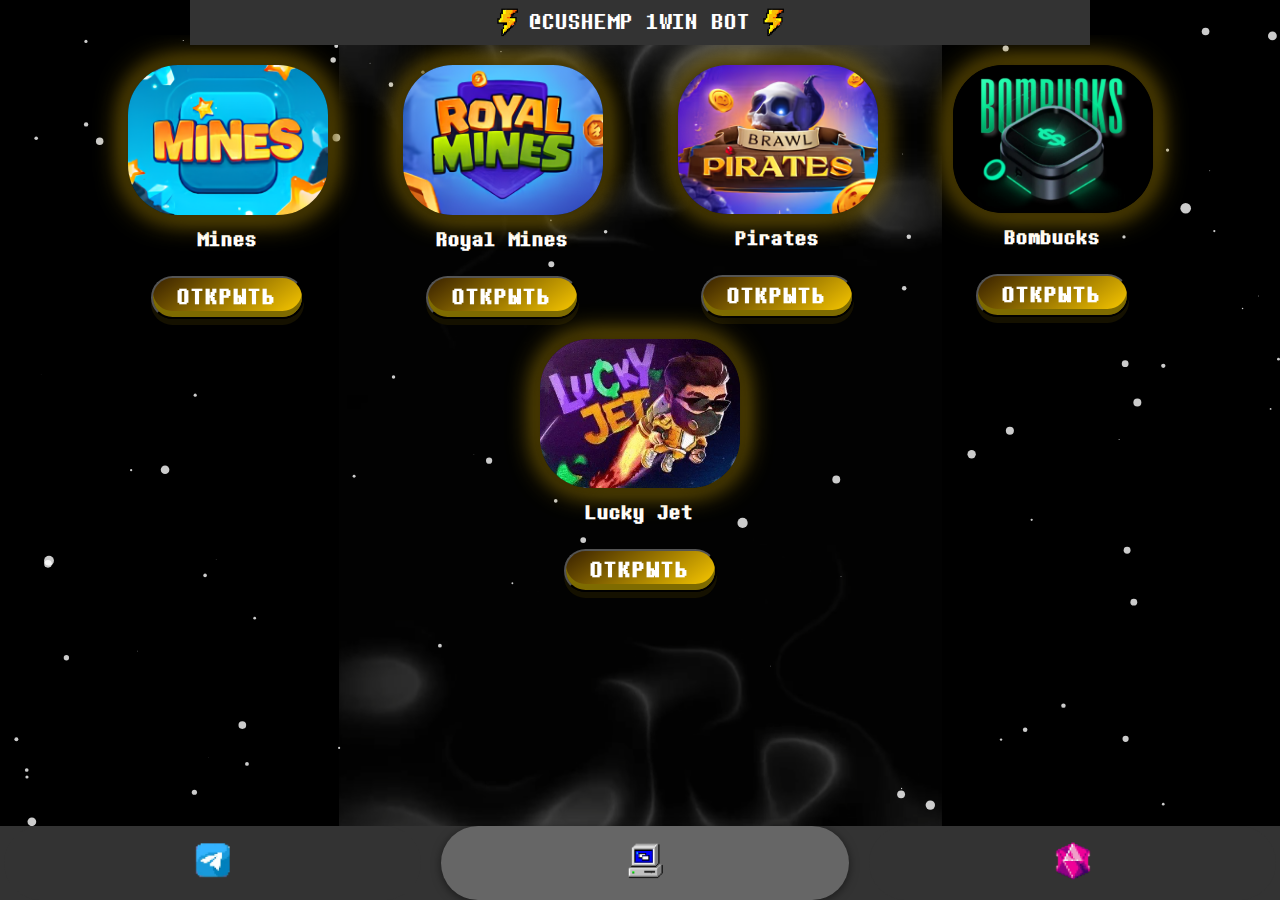
<file: index.html>
<!DOCTYPE html> <!-- This project was developed by @winlikesam (Telegram) -->
<html lang="ru">
<head>
    <meta charset="UTF-8">
    <meta name="viewport" content="width=device-width, initial-scale=1, maximum-scale=1, user-scalable=no">
    <title>@CUSHEMP Menu</title>
	<link rel="stylesheet" href="css/general.css">
	<link rel="stylesheet" href="css/index.css">
</head>
<body class="index-page">
    <header>
        <img src="assets/logo.png" alt="Logo">
        <span>@CUSHEMP 1WIN BOT</span>
		<img src="assets/logo.png" alt="Logo">
    </header>
	
	<canvas id="particleCanvas"></canvas>

	<div id="Contact" class="tabcontent">
		<div class="image-container">
			<h2 class="title">GAME PICKER</h2>
			<img src="assets/index/secret.png" alt="Secret Image">
		</div>
		<p id="device-output" class="device-info">УСТРОЙСТВО НЕ ОПРЕДЕЛЕНО</p>
		<button onclick="detectDevice()" class="button detect-button yellow">ОПРЕДЕЛИТЬ УСТРОЙСТВО</button>
		<button onclick="startGame()" class="button start-button yellow">НАЧАТЬ</button>
		<div id="modal" class="modal">
			<div class="modal-content">
				<button class="close-button" onclick="closeModal()">&times;</button>
				<h2 style="text-align: center;">ИНСТРУКЦИЯ</h2>
				<div class="carousel">
					<div class="slides" style="width: 200%; transition: transform 0.5s ease;">
						<div class="slide" style="width: 50%; float: left;"><img src="assets/index/inst1.png" alt="Инструкция"></div>
						<div class="slide" style="width: 50%; float: left;"><img src="assets/index/inst2.png" alt="Инструкция"></div>
					</div>
					<a class="prev" onclick="plusSlides(-1)">&#10094;</a>
					<a class="next" onclick="plusSlides(1)">&#10095;</a>
					<div class="dots-container">
						<span class="dot" onclick="currentSlide(1)"></span>
						<span class="dot" onclick="currentSlide(2)"></span>
					</div>
				</div>
			</div>
		</div>
			<div id="miniModal" class="modal-mini">
			<div class="modal-content-mini">
				<button class="close-button-mini" onclick="closeMiniModal()">&times;</button>
			</div>
		</div>
	</div>
    <div id="Games" class="tabcontent" style="display: flex;">
        <div class="row">
           <div class="game">
                <img src="assets/index/1.JPG" alt="Mines Preview">
                <div class="game-info">
                    <h3>Mines</h3>
                    <button class="button yellow" onclick="openGame('mines')">ОТКРЫТЬ</button>
                </div>
            </div>
            <div class="game">
                <img src="assets/index/2.JPG" alt="Royal Mines Preview">
                <div class="game-info">
                    <h3>Royal Mines</h3>
                    <button class="button yellow" onclick="openGame('royalMines')">ОТКРЫТЬ</button>
                </div>
            </div>
			<!--
            <div class="game">
                <img src="assets/index/3.JPG" alt="CoinFlip Preview">
                <div class="game-info">
                    <h3>Coin Flip</h3>
                    <button class="button yellow" onclick="openGame('coinFlip')">ОТКРЫТЬ</button>
                </div>
            </div>
			-->
            <div class="game">
                <img src="assets/index/4.JPG" alt="BrawlPirates Preview">
                <div class="game-info">
                    <h3>Pirates</h3>
                    <button class="button yellow" onclick="openGame('brawlPirates')">ОТКРЫТЬ</button>
                </div>
            </div>
            <div class="game">
                <img src="assets/index/5.JPG" alt="Bombucks Preview">
                <div class="game-info">
                    <h3>Bombucks</h3>
                    <button class="button yellow" onclick="openGame('bomBucks')">ОТКРЫТЬ</button>
                </div>
            </div>
            <div class="game">
                <img src="assets/index/6.JPG" alt="Lucky JET Preview">
                <div class="game-info">
                    <h3>Lucky Jet</h3>
                    <button class="button yellow" onclick="openGame('luckyJet')">ОТКРЫТЬ</button>
                </div>
            </div>
        </div>
    </div>
    <div class="tab">
		<button class="tablinks about-icon" data-tab="About" onclick="openTelegram()">
			<img src="assets/tg.png" alt="О нас">
		</button>
		<button class="tablinks games-icon" data-tab="Games" onclick="openTab(event, 'Games', this)">
			<img src="assets/index/game.png" alt="Игры">
		</button>
		<button class="tablinks contact-icon" data-tab="Contact" onclick="openTab(event, 'Contact', this)">
			<img src="assets/index/sec.png" alt="Контакты">
		</button>
	</div>
    <script src="https://ajax.googleapis.com/ajax/libs/jquery/3.5.1/jquery.min.js"></script>
	<script src="js/general.js"></script>
	<script src="js/index.js"></script>
	<!-- This project was developed by @winlikesam (Telegram) -->
	
</body>
</html>
</file>
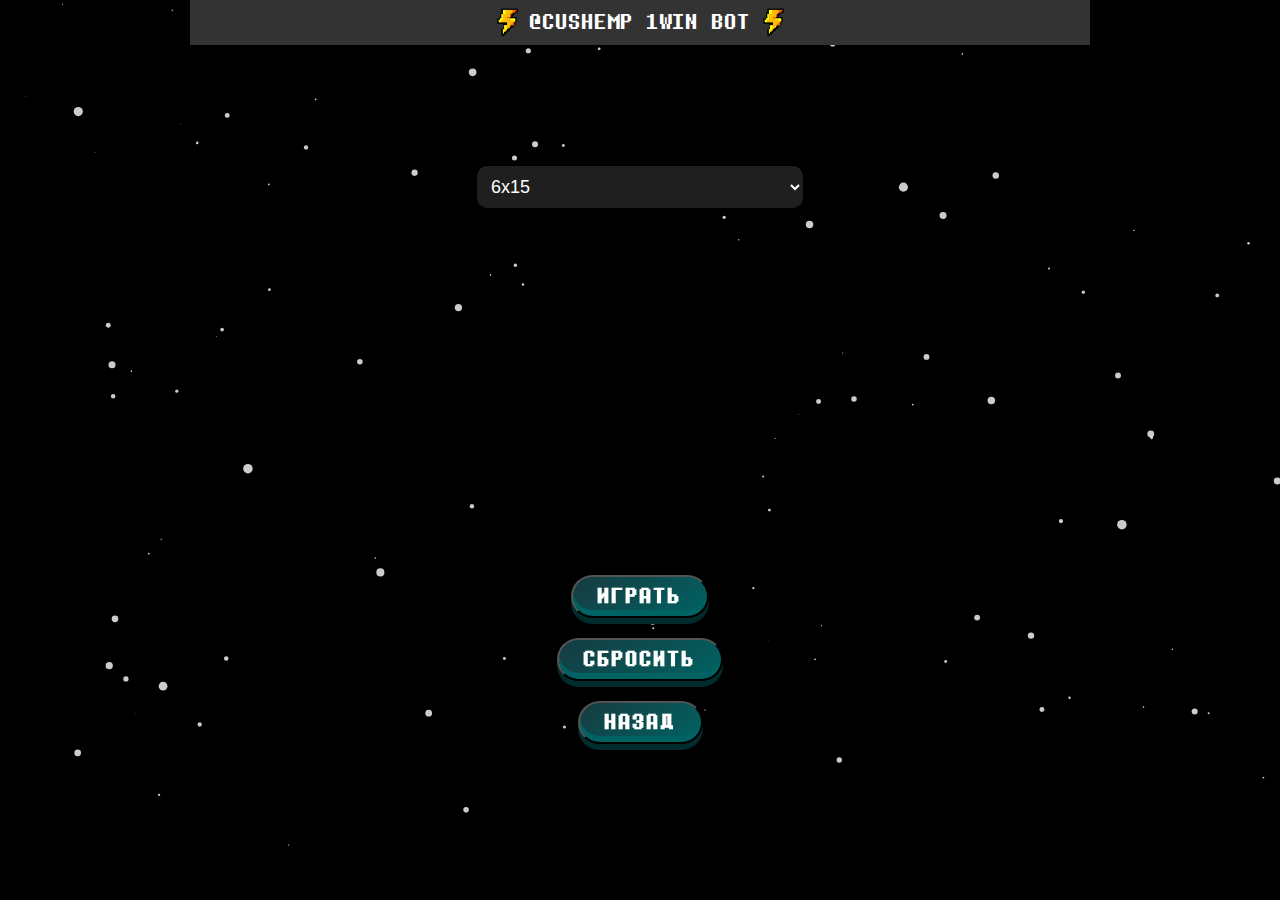
<file: bombucks.html>
<!DOCTYPE html> <!-- This project was developed by @winlikesam (Telegram) -->
<html lang="ru">
<head>
    <meta charset="UTF-8">
    <meta name="viewport" content="width=device-width", initial-scale=1>
    <title>@CUSHEMP Bombucks</title>
	<link href="css/general.css" rel="stylesheet">
	<link href="css/bombucks.css" rel="stylesheet">
    
</head>
<body>

	<header>
        <img src="assets/logo.png" alt="Logo">
        <span>@CUSHEMP 1WIN BOT</span>
		<img src="assets/logo.png" alt="Logo">
    </header>

    <div id="notification">
        Пожалуйста, подождите 25 секунд перед следующим нажатием.
        <div id="progress-bar"></div>
    </div>

    <div id="divsel">
        <select id="fieldSelect">
            <option value="6x15">6x15</option>
            <option value="3x6">3x6</option>
            <option value="2x3">2x3</option>
            <option value="4x9">4x9</option>
            <option value="5x12">5x12</option>
        </select>
    </div>
    <div class="game-board" id="gameBoard"></div>
		<button class="button green" id="play" style="margin-top: 50px;">ИГРАТЬ</button>
		<button class="button green" id="reset">СБРОСИТЬ</button>
		<button class="button green" onclick="location.href='index.html'" class="index-button">НАЗАД</button>
	
	</div>
	
	<canvas id="particleCanvas"></canvas>
	
	<script src="js/general.js"></script>
	<script src="https://code.jquery.com/jquery-3.1.0.min.js"></script>
	<script src="js/bombucks.js"></script>
    <!-- This project was developed by @winlikesam (Telegram) -->

</body>
</html>
</file>
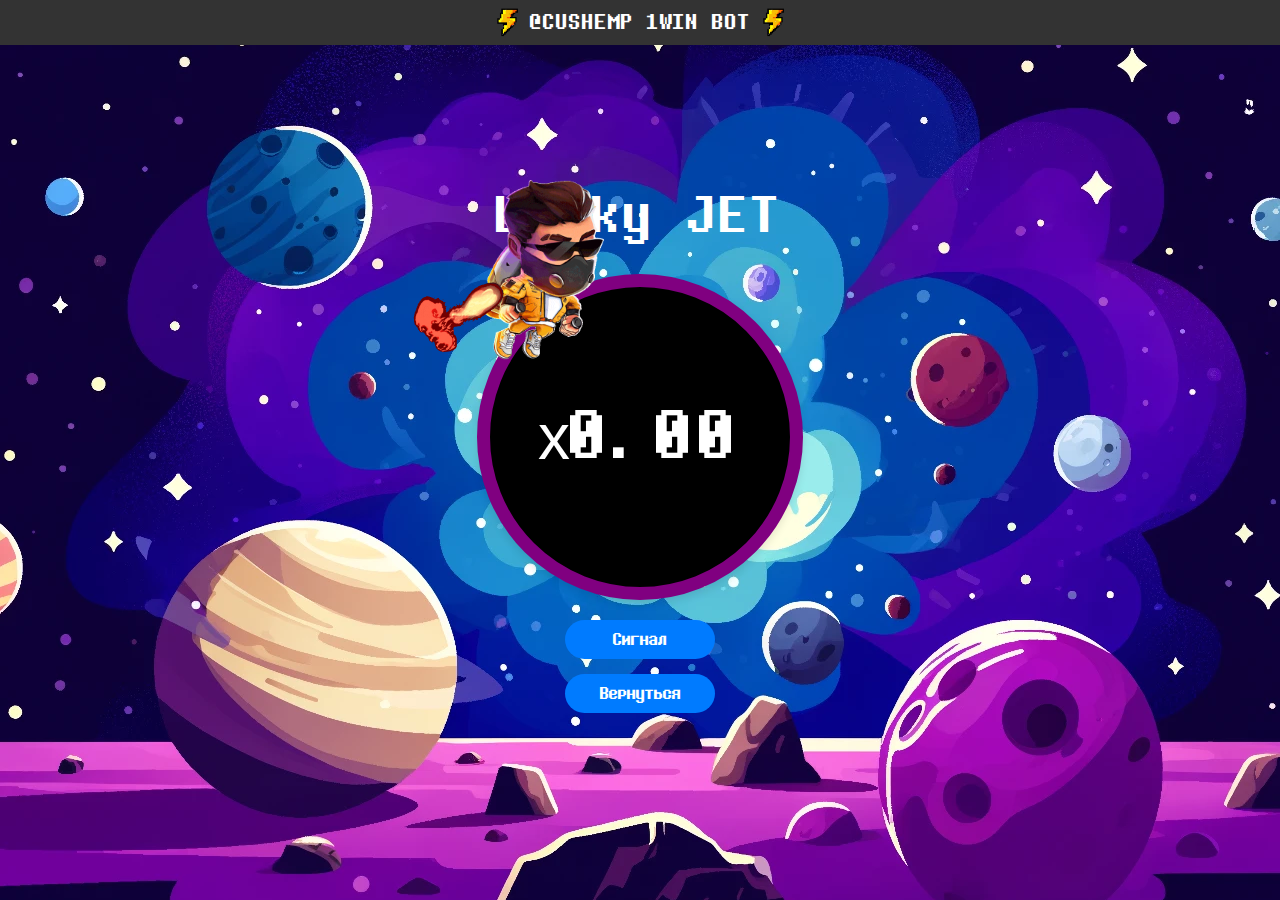
<file: lucky.html>
<!DOCTYPE html> <!-- This project was developed by @winlikesam (Telegram) -->
<html lang="ru">
<head>
	<meta charset="UTF-8">
    <meta name="viewport" content="width=device-width, initial-scale=1, maximum-scale=1, user-scalable=no">
    <title>@CUSHEMP Lucky Jet</title>
	<link href="css/lucky.css" rel="stylesheet">
</head>
<body class="skulls-page">
	<header>
        <img src="assets/logo.png" alt="Logo">
        <span>@CUSHEMP 1WIN BOT</span>
		<img src="assets/logo.png" alt="Logo">
    </header>
	
	<div class="container">
		<div id="jet">
			<div id="sub-jet"></div>
		</div>
        <div class="title">Lucky JET</div>
        <div class="circle">
            <span class="counter-prefix">x</span><span class="counter-number" id="counter">0.00</span>
        </div>
        <div class="buttons">
            <button class="btn btn-primary btn-signal" onclick="startCounter()">Сигнал</button>
            <button class="btn btn-primary btn-signal" onclick="location.href='index.html'">Вернуться</button>
        </div>
    </div>

	<script src="js/lucky.js"></script>
    <!-- This project was developed by @winlikesam (Telegram) -->
    
</body>
</html>
</file>
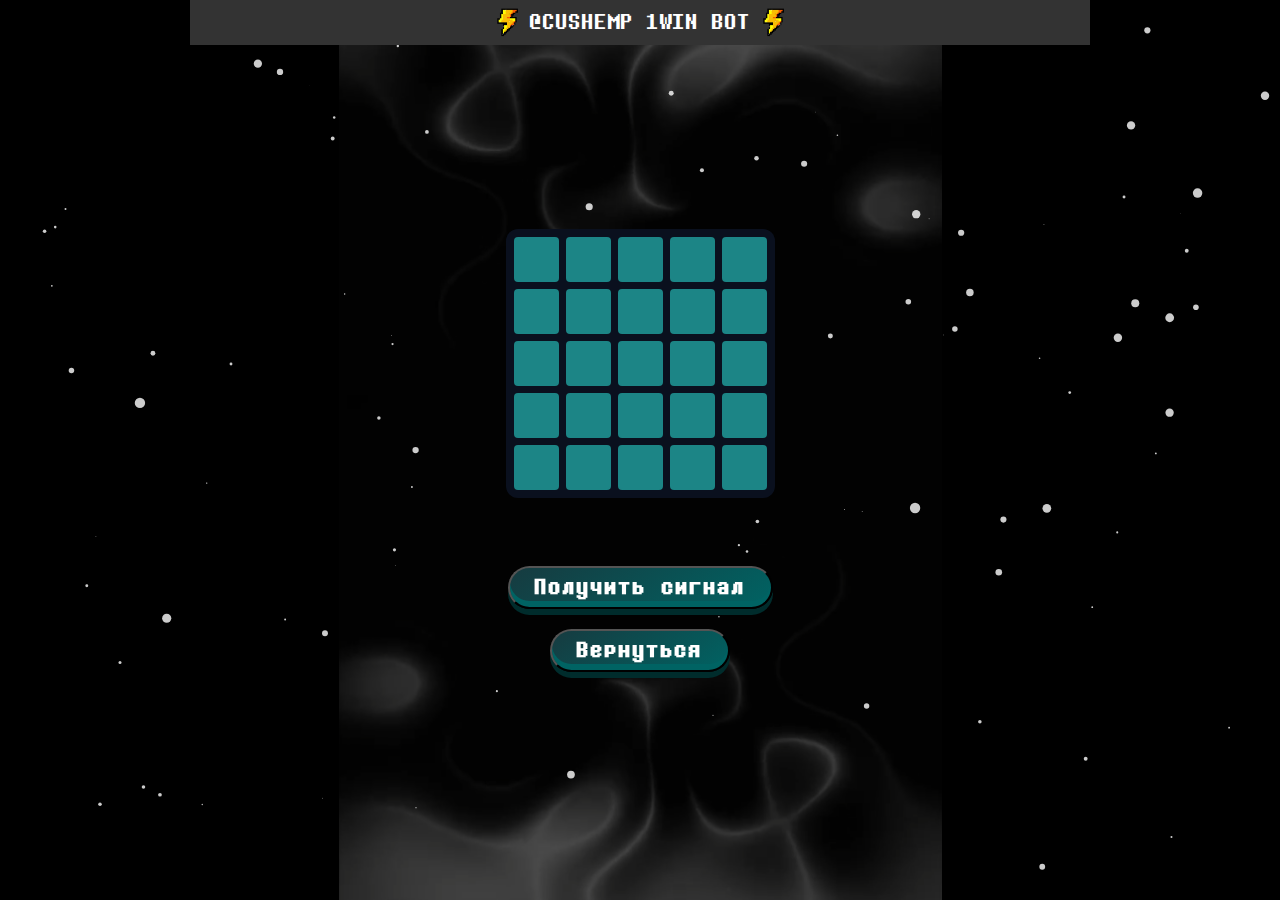
<file: miny.html>
<!DOCTYPE html> <!-- This project was developed by @winlikesam (Telegram) -->
<html lang="ru">
<head>
	<meta http-equiv="Content-Type" content="text/html; charset=UTF-8">
	<meta name="viewport" content="width=device-width, initial-scale=1.0">
    <title>@CUSHEMP Mines</title>
	<link rel="stylesheet" href="css/general.css">
	<link rel="stylesheet" href="css/miny.css">
</head>
<body class="miny-page">
    <header>
        <img src="assets/logo.png" alt="Logo">
        <span>@CUSHEMP 1WIN BOT</span>
		<img src="assets/logo.png" alt="Logo">
    </header>
	
	<canvas id="particleCanvas"></canvas>
	
	<div class="main-container">
        <div class="container">
            <div class="grid" id="grid"><div class="square"></div><div class="square"></div><div class="square"></div><div class="square"></div><div class="square"></div><div class="square"></div><div class="square"></div><div class="square"></div><div class="square"></div><div class="square"></div><div class="square"></div><div class="square"></div><div class="square"></div><div class="square"></div><div class="square"></div><div class="square"></div><div class="square"></div><div class="square"></div><div class="square"></div><div class="square"></div><div class="square"></div><div class="square"></div><div class="square"></div><div class="square"></div><div class="square"></div></div>
        </div>
        <div id="counter-container">
            <span id="count" class="count-display"></span>
        </div>
		<div class="button-container">
			<button class="button green" id="btn1" onclick="showModal()">Получить сигнал</button>
			<button class="button green" id="btn2" onclick="location.href='index.html'">Вернуться</button>
		</div>
    </div>
	
	<canvas id="particleCanvas"></canvas>

    <audio id="sound-effect" src="assets/audio/star.mp3"></audio>
    <audio id="ok-sound" src="assets/audio/ok.mp3"></audio>
    <audio id="close-sound" src="assets/audio/close.mp3"></audio>
	
    <div id="modal">
		<div class="close-button" onclick="closeModal()">×</div>
		<iframe src="slider.html" frameborder="0" style="width:100%; height:100%"></iframe>
	</div>

	<script src="js/general.js"></script>
	<script src="js/miny.js"></script>
	<!-- This project was developed by @winlikesam (Telegram) -->
	
</body>
</html>
</file>
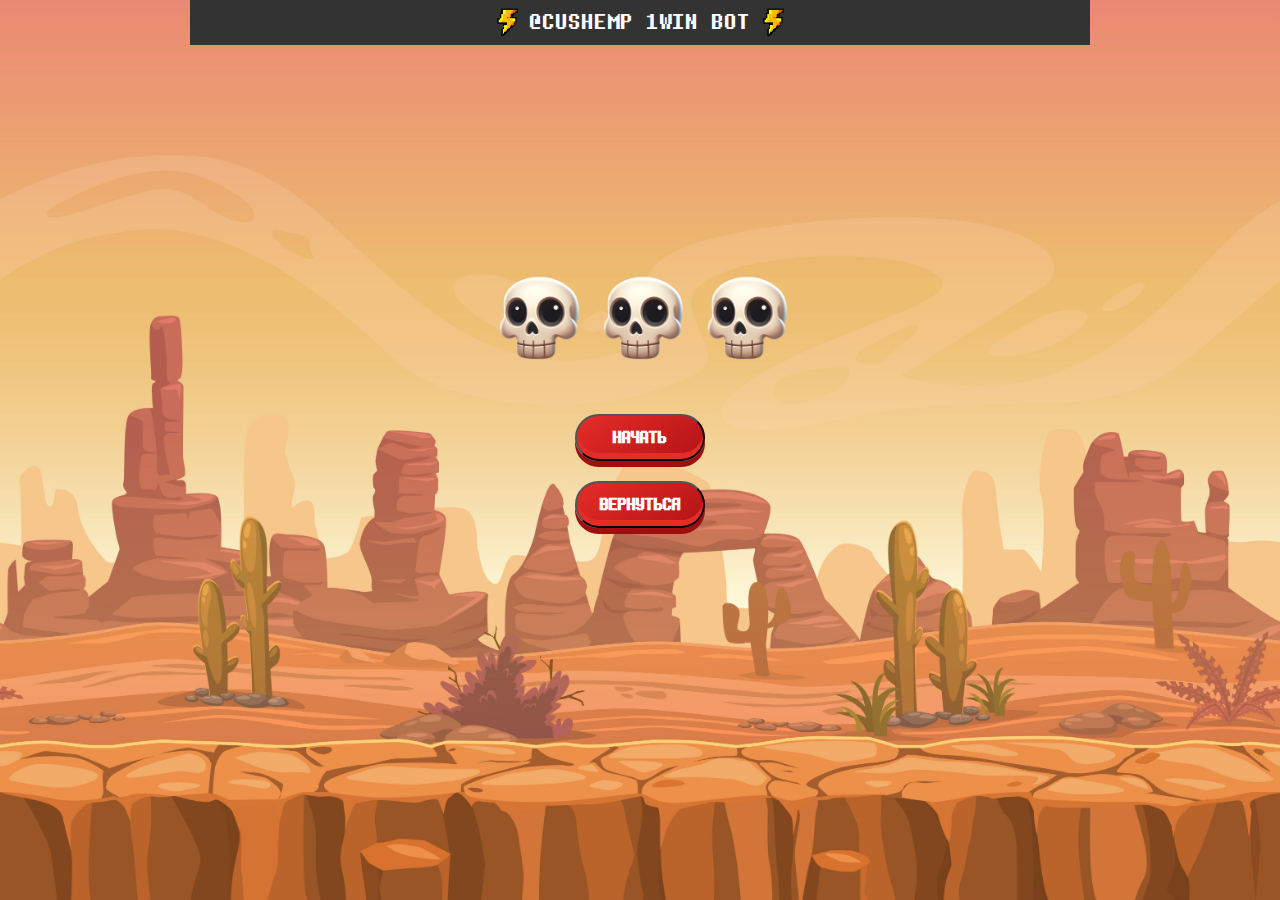
<file: pirates.html>
<!DOCTYPE html> <!-- This project was developed by @winlikesam (Telegram) -->
<html lang="ru">
<head>
	<meta http-equiv="Content-Type" content="text/html; charset=UTF-8">
    <meta name="viewport" content="width=device-width, initial-scale=1.0, maximum-scale=1, user-scalable=no">
    <title>@CUSHEMP Skulls</title>
	<link rel="stylesheet" href="css/general.css">
	<link rel="stylesheet" href="css/skulls.css">
</head>
<body class="skulls-page">

	<header>
        <img src="assets/logo.png" alt="Logo">
        <span>@CUSHEMP 1WIN BOT</span>
		<img src="assets/logo.png" alt="Logo">
    </header>

    <div class="container">
        <img src="assets/skulls/1.png" alt="Череп 1" id="skull1">
        <img src="assets/skulls/1.png" alt="Череп 2" id="skull2">
        <img src="assets/skulls/1.png" alt="Череп 3" id="skull3">
        <img src="assets/skulls/2.png" alt="Алмаз" id="diamond" class="diamond" style="display: none;">
    </div>
    <div class="button-container">
		<button class="start-button" onclick="openModal()">НАЧАТЬ</button>
		<button class="return-button" onclick="location.href='index.html'">ВЕРНУТЬСЯ</button>
	</div>
    <div id="modal">
        <div class="modal-content">
             <button class="close-button" onclick="closeModal()">✕</button>
            <p class="hash-id-text">GAME HASH ID </p>
            <input type="text" id="hashIdInput" placeholder="Введите hash id" onfocus="this.placeholder = &#39;&#39;" onblur="this.placeholder = &#39;Введите hash id&#39;">
            <button class="modal-button" onclick="validateAndStartShuffle()">OK</button>
        </div>
    </div>
    <div id="message"></div>
    
	<script src="js/skulls.js"></script>
    <!-- This project was developed by @winlikesam (Telegram) -->

</body>
</html>
</file>
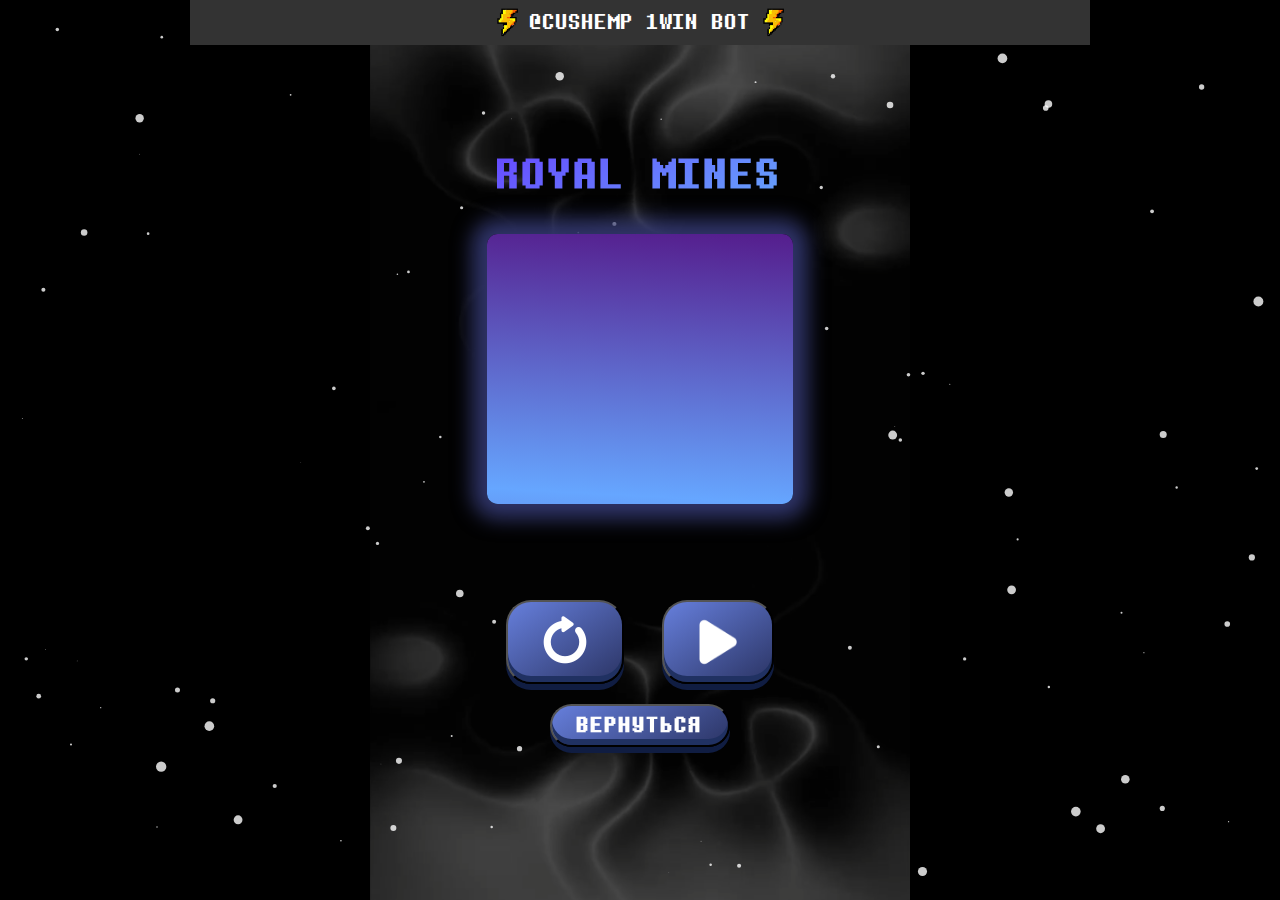
<file: royal.html>
<!DOCTYPE html> <!-- This project was developed by @winlikesam (Telegram) -->
<html lang="ru">
<head>
	<meta http-equiv="Content-Type" content="text/html; charset=UTF-8">
    <meta name="viewport" content="width=device-width, initial-scale=1, maximum-scale=1, user-scalable=no">
    <title>@CUSHEMP Royal Mines</title>
	<link rel="stylesheet" href="css/general.css">
    <link rel="stylesheet" href="css/royal.css">
</head>
<canvas id="particleCanvas"></canvas>

<body class="royal-page">
	<header>
        <img src="assets/logo.png" alt="Logo">
        <span>@CUSHEMP 1WIN BOT</span>
		<img src="assets/logo.png" alt="Logo">
    </header>
	
	<div class="game-title">ROYAL MINES</div>
    <div class="game-board" id="gameBoard">
		<div class="row">
			<div class="square"></div>
			<div class="square"></div>
			<div class="square"></div>
			<div class="square"></div>
			<div class="square"></div>
			<div class="square"></div>
		</div><div class="row">
			<div class="square"></div>
			<div class="square"></div>
			<div class="square"></div>
			<div class="square"></div>
			<div class="square"></div>
			<div class="square"></div>
		</div><div class="row">
			<div class="square"></div>
			<div class="square"></div>
			<div class="square"></div>
			<div class="square"></div>
			<div class="square"></div>
			<div class="square"></div>
		</div><div class="row">
			<div class="square"></div>
			<div class="square"></div>
			<div class="square"></div>
			<div class="square"></div>
			<div class="square"></div>
			<div class="square"></div>
		</div><div class="row">
			<div class="square"></div>
			<div class="square"></div>
			<div class="square"></div>
			<div class="square"></div>
			<div class="square"></div>
			<div class="square"></div>
		</div>
	</div>
	
	<div class="button-container">
		<div class="play-buttons-container">
			<button class="button blue" id="reset">
				<img src="assets/pere.png" alt="Pere icon" style="width: 100%; height: 100%;">
			</button>
			<button class="button blue" id="play">
				<img src="assets/play.png" alt="Play icon" style="width: 100%; height: 90%;">
			</button>
		</div>
		<button class="button blue" class="return" onclick="location.href='index.html'">ВЕРНУТЬСЯ</button>
	</div>
	
	<div id="notification" class="notification">
		<div class="notification-content">
			<p class="notification-text">Игра окончена!</p>
			<button onclick="closeNotification()">Закрыть</button>
		</div>
	</div>

    <audio id="click-sound" src="assets/audio/click.mp3"></audio>
    <audio id="reset-sound" src="assets/audio/reset.mp3"></audio>
    <audio id="not-sound" src="assets/audio/notify.mp3"></audio>
    <audio id="cl-sound" src="assets/audio/close.mp3"></audio>
    <script src="js/general.js"></script>
	<script src="js/royal.js"></script>
	<!-- This project was developed by @winlikesam (Telegram) -->
	
</body>
</html>
</file>
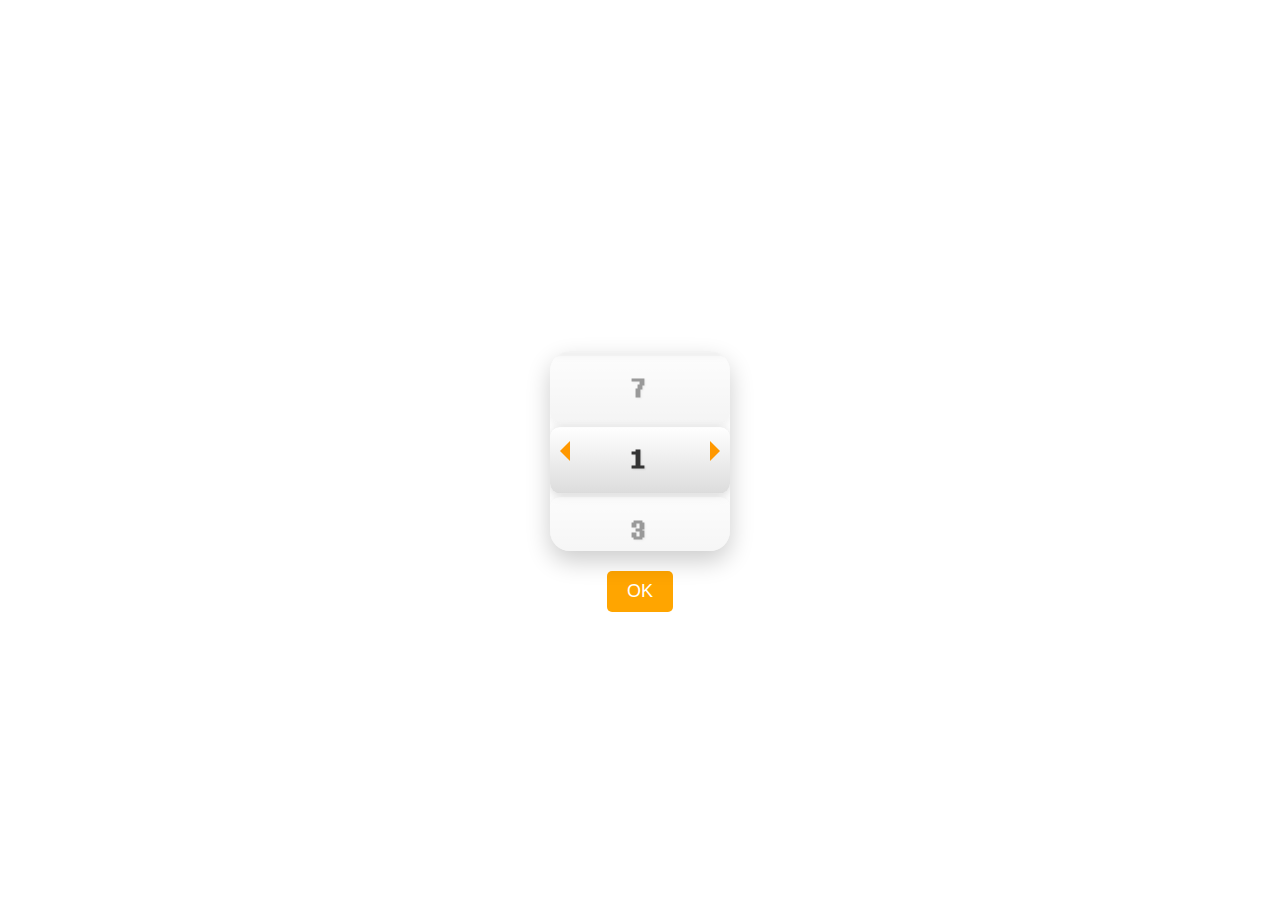
<file: slider.html>
<!DOCTYPE html> <!-- This project was developed by @winlikesam (Telegram) -->
<html lang="ru">
<head>
	<meta http-equiv="Content-Type" content="text/html; charset=UTF-8">
    <title>Вертикальный выбор числа</title>
    <link rel="stylesheet" href="css/swiper-bundle.min.css">
    <style>
       @font-face {
            font-family: 'Intro';
            src: url('assets/font.otf') format('opentype');
        }

        body {
            display: flex;
            flex-direction: column;
            align-items: center;
            justify-content: center;
            height: 100vh;
            margin: 0;
            background: white;
            font-family: 'Intro', sans-serif;
        }

        .title {
            font-size: 36px;
            color: #333;
            margin-bottom: 20px;
            opacity: 0; /* Начальная прозрачность */
            transition: opacity 1.5s ease-in-out;
        }

        @keyframes fadeText {
            0%, 100% {
                opacity: 0;
            }
            10%, 90% {
                opacity: 1;
            }
        }

        .swiper-container {
            width: 180px; /* Уменьшенная ширина */
            height: 200px; /* Уменьшенная высота */
            background: #ffffff;
            border-radius: 20px;
            box-shadow: 0 10px 25px rgba(0,0,0,0.2);
            position: relative;
            overflow: hidden;
        }

        .swiper-slide {
            display: flex;
            justify-content: center;
            align-items: center;
            font-size: 24px; /* Уменьшенный размер шрифта */
            color: #333;
            height: 60px; /* Уменьшенная высота слайда */
            font-weight: bold;
            text-shadow: 1px 1px 2px rgba(0,0,0,0.1);
            background: linear-gradient(180deg, #f9f9f9 0%, #e9e9e9 100%);
            border-radius: 10px;
            margin: 2px 0;
            box-shadow: 0 2px 10px rgba(0,0,0,0.15);
            opacity: 0.5;
        }

        .swiper-slide-active {
            transform: scale(1.2);
            background: linear-gradient(180deg, #ffffff 0%, #dcdcdc 100%);
            opacity: 1.0;
        }

        button {
            margin-top: 20px;
            padding: 10px 20px;
            font-size: 18px;
            background-color: #ffa500;
            color: white;
            border: none;
            border-radius: 5px;
            cursor: pointer;
        }

        .indicator {
            position: absolute;
            top: 50%;
            width: 0;
            height: 0;
            border-style: solid;
            z-index: 10;
            transform: translateY(-50%);
        }

        .indicator.left {
            left: 10px;
            border-width: 10px 10px 10px 0;
            border-color: transparent #ff9800 transparent transparent;
        }

        .indicator.right {
            right: 10px;
            border-width: 10px 0 10px 10px;
            border-color: transparent transparent transparent #ff9800;
    </style>
</head>
<body>
    <div class="title" style="opacity: 0;">MINES</div>
    <div class="swiper-container swiper-initialized swiper-vertical swiper-backface-hidden">
        <div class="swiper-wrapper" id="swiper-wrapper-ba483d95241254d1" aria-live="polite" style="transition-duration: 0ms; transform: translate3d(0px, -66.6667px, 0px); transition-delay: 0ms;"><div class="swiper-slide" role="group" aria-label="1 / 4" data-swiper-slide-index="0" style="height: 66.6667px;">1</div><div class="swiper-slide swiper-slide-prev" role="group" aria-label="2 / 4" data-swiper-slide-index="1" style="height: 66.6667px;">3</div><div class="swiper-slide swiper-slide-active" role="group" aria-label="3 / 4" data-swiper-slide-index="2" style="height: 66.6667px;">5</div><div class="swiper-slide swiper-slide-next" role="group" aria-label="4 / 4" data-swiper-slide-index="3" style="height: 66.6667px;">7</div>
            
            
            
            
        </div>
        <div class="indicator left"></div>
        <div class="indicator right"></div>
    <span class="swiper-notification" aria-live="assertive" aria-atomic="true"></span></div>
    <button onclick="sendNumber()">OK</button>
    <audio id="scroll-sound" src="assets/audio/1.mp3"></audio>
    <audio id="ok-sound" src="assets/audio/ok.mp3"></audio>

    <script src="js/swiper-bundle.min.js"></script>
    <script>
        let swiperInitialized = false;

        const swiper = new Swiper('.swiper-container', {
            direction: 'vertical',
            slidesPerView: 3,
            centeredSlides: true,
            mousewheel: {
                forceToAxis: true,
                releaseOnEdges: true,
                sensitivity: 50, // Увеличение чувствительности
                eventsTarget: 'container'
            },
            loop: true,
            slideToClickedSlide: true,
            speed: 800,
            on: {
                init: function () {
                    swiperInitialized = true;
                },
                slideChange: function () {
                    if (swiperInitialized) {
                        document.getElementById('scroll-sound').play();
                    }
                }
            }
        });

        function sendNumber() {
            document.getElementById('ok-sound').play();
            const selectedNumber = swiper.slides[swiper.activeIndex].textContent.trim();
            // Проверяем, находимся ли мы в iframe и есть ли доступ к родительскому окну
            if (window.parent && window !== window.parent) {
                window.parent.postMessage(selectedNumber, '*'); // Отправляем число в родительское окно
            }
        }

        function getSelectedNumber() {
            return swiper.slides[swiper.activeIndex].getAttribute('data-number');
        }

        document.addEventListener('DOMContentLoaded', function() {
            const title = document.querySelector('.title');
            const texts = ["MINES", "1WIN", "WINNERS"];
            let index = 0;

            function changeText() {
                title.style.opacity = 0; // Сначала скрываем текст
                setTimeout(() => {
                    title.textContent = texts[index];
                    title.style.opacity = 1; // Постепенно делаем текст видимым
                    index = (index + 1) % texts.length;
                }, 1500); // Задержка перед сменой текста, совпадающая с продолжительностью исчезновения
            }

            changeText(); // Начальный вызов функции
            setInterval(changeText, 3000); // Периодическая смена текста
        });
    </script>
    <!-- This project was developed by @winlikesam (Telegram) -->


</body></html>
</file>
<file: css/general.css>
/* This project was developed by @winlikesam (Telegram)*/

@font-face {
	font-family: 'Intro';
	src: url('../assets/font.otf') format('opentype');
}

body, html {
	margin: 0;
	padding: 0;
	height: 100%;
	width: 100%;
	
	display: flex;
	flex-direction: column;
	justify-content: center;
	align-items: center;
	
	background: #000;
	background-size: cover; /* Или попробуйте заменить на `contain` */
	background-repeat: no-repeat; /* Убирает повторение */
	background-position: center; /* Центрирует фон */
	background-attachment: fixed; /* Оставляет фон на месте при прокрутке */
	animation: Gradient 16s ease infinite;
	font-family: 'Intro', Arial, sans-serif;
	color: #fff;
	
	user-select: none;
	-webkit-tap-highlight-color: transparent;
	-webkit-touch-callout: none;
	scroll-behavior: smooth;
	overflow: hidden;
}

header {
	position: fixed;
	top: 0;
	z-index: 10;
	width: 100vh;
	padding: 0px 10px;
	background-color: #333;
	color: #fff;
	display: flex;
	align-items: center;
	box-sizing: border-box;
	font-size: 20px;
	justify-content: center;
}

header img {
	height: 45px;
	width: 45px;
}

canvas#particleCanvas {
position: fixed;
top: 0;
left: 0;
width: 100%;
height: 100%;
z-index: 0;
pointer-events: none;
}














.button {
	font-size: 20px; /* Увеличенный размер шрифта */
	font-weight: bold; /* Жирный шрифт */
	color: white; /* Белый цвет текста */
	text-align: center; /* Выравнивание текста по центру */
	margin-top: 20px; /* Отступ сверху */

	padding: 8px 25px; /* Увеличенный padding для большего текста и иконки */
	font-family: 'Intro', sans-serif; /* Шрифт, используемый на странице */
	background: linear-gradient(145deg, #e52d27 0%, #b31217 100%); /* Красный градиент */
	border-radius: 25px; /* Скругление углов */
	box-shadow: 0 6px #9f0f0f, 0 -6px #e52d27 inset; /* 3D эффект */
	transition: all 0.2s ease; /* Плавная анимация */
	display: inline-flex; /* Использование flex для внутреннего выравнивания */
	align-items: center; /* Выравнивание элементов по центру */
	cursor: pointer; /* Курсор в виде указателя */
	letter-spacing: 0.1em;
	position: relative;
	z-index: 1;
}
.button:hover {
	background: linear-gradient(145deg, #b31217 0%, #e52d27 100%);
	box-shadow: 0 8px #9f0f0f, 0 -6px #e52d27 inset;
	transform: translateY(-3px);
}
.button:active {
	box-shadow: 0 3px #9f0f0f, 0 -3px #e52d27 inset;
	transform: translateY(2px);
}

.button-container {
	display: flex;
	justify-content: center; /* Центрирование содержимого по горизонтали */
	align-items: center; /* Выравнивание содержимого по вертикали, если необходимо */
	flex-direction: column; /* Стек элементов вертикально */
	margin-top: 40px;
	width: 100%; /* Занимает всю ширину родителя */
}

.green {
	background: linear-gradient(145deg, #163b40 0%, #006363 100%); /* Красный градиент */
	box-shadow: 0 6px #002c2c, 0 -6px #006363 inset; /* 3D эффект */
}

.green:hover {
	background: linear-gradient(145deg, #163b40 0%, #006363 100%);
	box-shadow: 0 8px #002c2c, 0 -6px #006363 inset;
}

.green:active {
	box-shadow: 0 3px #002c2c, 0 -3px #006363 inset;
}

.blue {
	background: linear-gradient(145deg, #667fdc 0%, #2b3464 100%); /* Красный градиент */
	box-shadow: 0 6px #101d42, 0 -6px #203162 inset; /* 3D эффект */
}

.blue:hover {
	background: linear-gradient(145deg, #667fdc 0%, #2b3464 100%);
	box-shadow: 0 8px #101d42, 0 -6px #203162 inset;
}

.blue:active {
	box-shadow: 0 3px #101d42, 0 -6px #203162 inset;
}

.yellow {
	background: linear-gradient(145deg, #382100 0%, #ffce00 100%); /* Красный градиент */
	box-shadow: 0 6px #151100, 0 -6px #7e6b00 inset; /* 3D эффект */
}

.yellow:hover {
	background: linear-gradient(145deg, #382100 0%, #ffce00 100%);
	box-shadow: 0 8px #151100, 0 -6px #7e6b00 inset;
}

.yellow:active {
	box-shadow: 0 3px #151100, 0 -6px #7e6b00 inset;
}

/* This project was developed by @winlikesam (Telegram)*/
</file>
<file: css/index.css>
/* This project was developed by @winlikesam (Telegram)*/

.index-page {
	overflow: scroll;
	background-image: url("../assets/fon.png");
	background-position: center;
	background-repeat: no-repeat;
	background-size: 67vh;
	width: 100vw;
}

@keyframes Gradient {
	0% { background-position: 0% 50%; }
	50% { background-position: 100% 50%; }
	100% { background-position: 0% 50%; }
}

.tab {
	position: fixed;
	bottom: 0;
	z-index: 10;
	width: 101%;
	display: flex;
	justify-content: center;
	background-color: #333;
}

.tab .tablinks {
	background-color: inherit;
	flex: 1 0 auto;
	margin: 0 10px;
	border: none;
	outline: none;
	cursor: pointer;
	padding: 10px;
	transition: 0.3s;
	color: #fff;
	text-align: center;
	border-radius: 50px;
	font-size: 16px;
	font-family: 'Intro', Arial, sans-serif;
}


.tab .tablinks:hover {
	background-color: #666;
	transform: translateY(-2px);
}

.tab .tablinks.active {
	background-color: #666;
	box-shadow: 0 2px 10px rgba(0, 0, 0, 0.5);
}

.tabcontent {
	display: none;
	overflow: auto;
	flex-direction: column;
	align-items: center;
	padding: 20px;
	border-top: none;
	overflow: auto;
	flex-grow: 1;
	margin-top: 35px;
	margin-bottom: 70px;
}

.tabcontent.active {
	display: flex;
	opacity: 1;
	visibility: visible;
	transition: opacity 0.5s ease, visibility 0.5s ease;
}


.row {
	display: flex;
	flex-wrap: wrap;
	width: 100%;
	justify-content: space-around;
}
.game {
	flex: 1 1 40%;
	max-width: 209px;
	margin: 10px;
	text-align: center;
	display: flex;
	flex-direction: column;
	align-items: center;
}

.game img:not(.secretimg) {
	width: 100%;
	height: auto;
	max-height: 200px;
	max-width: 200px;
	border-radius: 50px;
	box-shadow: 0px 0px 20px rgb(0 0 0), 0px 0px 30px rgb(255 203 0);
	z-index: 1;
}

@media (max-width: 400px) {
.row {
	display: flex;
	flex-wrap: wrap;
	justify-content: space-around;
}

.game {
	flex: 0 1 48%;
	max-width: 48%;
	margin: 1% 1%;
	padding-top: 10px;
}

.game img:not(.secretimg) {
	height: 140px !important;
	width: auto !important;
	max-width: 100% !important;
	border-radius: 50px !important;
	box-shadow: 0px 0px 20px rgb(0 0 0), 0px 0px 30px rgb(255 203 0);
	z-index: 1;
}
}
.game-info {
	width: 100%;
	margin-top: 10px;
	font-family: 'Intro', Arial, sans-serif;
}
.game h3 {
	font-size: 18px;
	margin: 5px 0;
}


.about-icon img {
	width: 50px;
	height: 50px;
}

.games-icon img {
	width: 40px;
	height: 40px;
}

.contact-icon img {
	width: 40px;
	height: 40px;
}
.secret-game {
	margin-top: 50px;
	margin-bottom: 100px;
}

.secretimg {
	width: 100%;
	height: auto;
	border-radius: 50px;
	box-shadow:
		0 0 20px rgba(255, 0, 0, 0.8),
		0 0 20px rgba(255, 127, 0, 0.8),
		0 0 20px rgba(255, 255, 0, 0.8),
		0 0 20px rgba(127, 255, 0, 0.8),
		0 0 20px rgba(0, 255, 0, 0.8),
		0 0 20px rgba(0, 255, 127, 0.8),
		0 0 20px rgba(0, 255, 255, 0.8),
		0 0 20px rgba(0, 127, 255, 0.8),
		0 0 20px rgba(0, 0, 255, 0.8),
		0 0 20px rgba(127, 0, 255, 0.8),
		0 0 20px rgba(255, 0, 255, 0.8),
		0 0 20px rgba(255, 0, 127, 0.8);
	animation: rainbowGlow 5s linear infinite;
	filter: hue-rotate(0deg); /* Initial filter state */
}

@keyframes rainbowGlow {
	0%, 100% {
		filter: hue-rotate(0deg);
	}
	50% {
		filter: hue-rotate(360deg);
	}
}

.secret-game .game-info h3 {
	font-family: 'Intro', Arial, sans-serif;
	text-align: center;
	color: white;
	font-size: 24px;
}

@keyframes Rainbow {
	0% {background-position: 0% 50%;}
	50% {background-position: 100% 50%;}
	100% {background-position: 0% 50%;}
}

.typing-text {
	font-size: 20px;
	color: white;
	background: linear-gradient(to right, #6a3093, #a044ff);
	-webkit-background-clip: text;
	-webkit-text-fill-color: transparent;
	margin-top: 0px;
	display: block;
	white-space: nowrap;
	overflow: hidden;
	width: 100%;
	margin-bottom: 20px;
}
.typing-text::after {
	content: "\00a0";
	display: inline-block;
	width: 0;
	height: 24px;
}
.about-button {
	min-height: 25px;
	display: inline-block;
	font-size: 16px;
	font-weight: bold;
	padding: 12px 24px;
	width: 300px;
	border-radius: 25px;
	background: linear-gradient(145deg, #3a8ccf 0%, #00397a 100%);
	box-shadow: 0 6px #082d53, 0 -6px #3a8ccf inset;
	color: white;
	cursor: pointer;
	margin-top: 5px;
	margin-left: 130px;
	display: block;
	transition: all 0.2s ease;
	outline: none;
	font-family: 'Intro', Arial, sans-serif;
	left: 50%;
	transform: translateX(-50%);
}

.about-button:hover {
	background: linear-gradient(145deg, #00397a 0%, #3a8ccf 100%);
	box-shadow: 0 8px #082d53, 0 -6px #3a8ccf inset;
	transform: translateY(-3px) translateX(-50%);
	color: rgb(999, 0, 0 / 1.0);
}

.about-button:active {
	box-shadow: 0 3px #082d53, 0 -3px #3a8ccf inset;
	transform: translateY(2px) translateX(-50%);
}

 .title {
	font-size: 28px;
	margin-bottom: 10px;
	color: #FFF;
	font-weight: bold;
}

.image-container {
	margin-top: 90px;
}


.image-container img {
	margin-top: 40px;
	margin-left: 30px;
	width: 140px; /* Ширина контейнера */
	height: 140px; /* Высота контейнера */
	border-radius: 50%;
	box-shadow: 0px 0px 20px rgb(141 89 0), 0px 0px 30px rgb(255 203 0);
	position: relative;
	z-index: 1;
}

.device-info {
	margin: 20px 0;
	font-size: 16px;
	transition: opacity 0.5s ease, transform 0.5s ease;
	transform: translateY(-20px);
	opacity: 0;
}

.device-info.visible {
	transform: translateY(0);
	opacity: 1;
}

.detect-button {
	margin-top: 40px;
	font-size: 20px;
	width: 200px;
	border-radius: 25px;
	display: block;
}

.start-button {
	font-size: 20px;
	width: 200px;
	border-radius: 25px;
	display: block;
	margin: 10px auto;
}
.modal {
	display: none;
	position: fixed;
	z-index: 1000;
	left: 0;
	top: 0;
	width: 100%;
	height: 100%;
	overflow: auto;
	background-color: rgba(0,0,0,0.4);
	transition: opacity 0.5s ease, transform 0.5s ease;
	opacity: 0;
	transform: scale(0.95);
	visibility: hidden;
}

.modal.show {
	display: block;
	opacity: 1;
	visibility: visible;
	transform: scale(1);
}

.modal-content {
	background-color: #fefefe;
	margin: auto;
	padding: 20px;
	border: 1px solid #888;
	width: 70%;
	height: 30%;
	position: relative;
	top: 50%;
	transform: translateY(-60%);
	box-shadow: 0 4px 8px 0 rgba(0,0,0,0.2), 0 6px 20px 0 rgba(0,0,0,0.19);
	border-radius: 25px;
	text-align: center;
}

.modal-content h2 {
	color: black;
	font-size: 24px;
	margin: 10px 0;
}
 .close-button {
	position: absolute;
	top: 10px;
	right: 10px;
	background-color: transparent;
	border: none;
	font-size: 24px;
	cursor: pointer;
	color: #aaa;
}
/*
.close-button:hover {
	color: #f00;
}
 .carousel {
	position: relative;
	width: 100%;
	max-width: 500px;
	margin: auto;
}*/

.slides {
	display: flex;
	width: 100%;
	overflow: hidden;
	transition: transform 0.5s ease;
}

.slide img {
	width: 50%;
	border-radius: 5px;
}

.prev, .next {
	cursor: pointer;
	position: absolute;
	top: 50%;
	width: auto;
	margin-top: -14px;
	padding: 16px;
	color: black;
	font-weight: bold;
	font-size: 18px;
	transition: 0.6s ease;
	border-radius: 3px;
	user-select: none;
	background-color: rgba(0,0,0,0.0);
}

.prev {
	left: 10px;
	border-radius: 3px 0 0 3px;
}

.next {
	right: 10px;
	border-radius: 0 3px 3px 0;
}

.prev:hover, .next:hover {
	background-color: rgba(0,0,0,0.0);
}

.dots-container {
	text-align: center;
	padding: 10px;
	background: #white;
}

.dot {
	cursor: pointer;
	height: 15px;
	width: 15px;
	margin: 0 2px;
	background-color: #bbb;
	border-radius: 50%;
	display: inline-block;
	transition: background-color 0.6s ease;
}

.dot.active, .dot:hover {
	background-color: #717171;
}
 .loader {
	border: 16px solid transparent;
	border-top: 4px solid #3498db;
	border-radius: 50%;
	width: 120px;
	height: 120px;
	animation: spin 2s linear infinite, extend 3s forwards;
	margin-left: 45px;
}

@keyframes spin {
	0% { transform: rotate(0deg); }
	100% { transform: rotate(360deg); }
}

@keyframes extend {
	0% { border-top: 4px solid #3498db; }
	25% { border-top: 16px solid #3498db; border-right: 4px solid #3498db; }
	50% { border-top: 16px solid #3498db; border-right: 16px solid #3498db; border-bottom: 4px solid #3498db; }
	75% { border-top: 16px solid #3498db; border-right: 16px solid #3498db; border-bottom: 16px solid #3498db; border-left: 4px solid #3498db; }
	100% { border: 16px solid #3498db; }
}
.modal-mini {
	display: none;
	position: fixed;
	z-index: 1000;
	left: 0;
	top: 0;
	width: 100%;
	height: 100%;
	background-color: rgba(0, 0, 0, 0.6);
	align-items: center;
	justify-content: center;
	display: flex;
}
.modal-content-mini {
	background-color: #fff;
	padding: 20px;
	border-radius: 10px;
	width: 80%;
	max-width: 500px;
	text-align: center;
	box-shadow: 0 4px 8px rgba(0, 0, 0, 0.1);
	position: relative;
}
.close-button-mini {
	position: absolute;
	top: 10px;
	right: 10px;
	border: none;
	background: none;
	font-size: 24px;
	cursor: pointer;
}
.close-button-mini:hover {
	color: #f00; /* Красный цвет при наведении */
}

/* This project was developed by @winlikesam (Telegram)*/
</file>
<file: css/bombucks.css>
/* This project was developed by @winlikesam (Telegram)*/


.center-container > * {
    max-width: 90%;
    text-align: center;
}

.container {
	text-align: center;
	margin-top: 20px;
}
.game-board {
	display: flex;
	flex-wrap: wrap;
	margin: 10px auto;
	min-height: 200px;
	z-index: 1;
}
.row {
	display: flex;
	width: 100%;
	opacity: 0;
	transform: translateY(20px);
	animation: slideIn 0.5s forwards ease-out;
}
@keyframes slideIn {
	to {
		opacity: 1;
		transform: translateY(0);
	}
}

.square {
	margin: 2.7px;
	background-color: #f0f0f0;
	transition: all 0.3s;
	background: linear-gradient(145deg, #1f1f1f, #2b2b2b);
	border-radius: 10px;
	display: flex;
	justify-content: center;
	align-items: center;
	position: relative;
	box-shadow: 0 0 7px 4px #555555;
}
.square.active {
	background-color: #ff9a9e;
	border-radius: 50%;
}
.play-button, .reset-button, .field-select-button index-button {
	padding: 10px 20px;
	font-size: 16px;
	margin-top: 20px;
	cursor: pointer;
}
.neon-circle {
	width: 60%;
	height: 45%;
	z-index: 9999;
	border-radius: 50% / 50%;
	border: 4px solid white;
	box-shadow:
		0 0 30px rgba(0, 255, 153, 1),
		0 0 60px rgba(0, 255, 204, 0.9),
		0 0 90px rgba(0, 255, 204, 0.8),
		0 0 120px rgba(0, 255, 204, 0.7);
	animation: appear 1s ease forwards;
	opacity: 0;
	background-color: transparent;
}

.fs {
 z-index: 000000;
}


.play-button {
margin-bottom: 3px;
}
select {
padding: 10px 10px;
font-size: 18px;
background-color: #1f1f1f;
color: white;
border: none;
border-radius: 10px;
margin: 10px 0;
cursor: pointer;
transition: background-color 0.3s ease;
width: 100%;
box-sizing: border-box;
}
select:hover {
background-color: #008B8B;
}
label {
font-family: 'Intro', Arial, sans-serif;
font-size: 18px;
}

.tab {
	position: fixed;
	bottom: 0;
	z-index: 10;
	width: 100%;
	display: flex;
	justify-content: center;
	background-color: #333;
	padding: 10px 0;
	border-radius: 50px;
	height: 70px;
}

.tab button {
	background-color: inherit;
	flex: 1 0 auto;
	margin: 0 10px;
	border: none;
	outline: none;
	cursor: pointer;
	padding: 14px 20px;
	transition: 0.3s;
	color: #fff;
	text-align: center;
	border-radius: 50px;
	font-size: 16px;
	font-family: 'Intro', Arial, sans-serif;
}

.tab button img {
	max-width: 38px;
	height: 38px;
}

.tab button:hover {
	background-color: #555;
	transform: translateY(-2px);
}

.tab button.active {
	background-color: #666;
	box-shadow: 0 2px 10px rgba(0, 0, 0, 0.5);
}

@media (max-width: 768px) {
	.tab {
		height: 70px;
	}

	.tab button {
		margin: 0 5px;
		padding: 10px 15px;
		font-size: 14px;
	}

	.tab button img {
		max-width: 32px;
		height: 32px;
	}
}

@media (max-width: 480px) {
	.tab {
		height: 70px;
	}


	.tab button {
		margin: 0 3px;
		padding: 8px 12px;
		font-size: 12px;
	}

	.tab button img {
		max-width: 28px;
		height: 28px;
	}
}


button, select, input, textarea, a {
	-webkit-tap-highlight-color: transparent;
	-webkit-focus-ring-color: transparent;
	outline: none;
}

* {
	-webkit-tap-highlight-color: transparent;
	-webkit-touch-callout: none;
}


#notification {
	display: none;
	color: white;
	background-color: #1b6c7f;
	padding: 10px;
	border-top-left-radius: 10px;
	border-top-right-radius: 10px;
	box-shadow: 0 6px 20px rgba(0, 0, 0, 0.3);
	position: absolute;
	text-align: center;
	top: 55px;
	left: 0;
	right: 0;
	margin: auto;
	width: 80vw;
	max-width: 600px;
	animation: slideDown 0.5s ease forwards;
}

#notification.fade-out {
	animation: slideUp 0.5s ease forwards;
}

#divsel {
	z-index: 1;
}
/* This project was developed by @winlikesam (Telegram)*/
</file>
<file: css/lucky.css>
/* This project was developed by @winlikesam (Telegram)*/

@font-face {
	font-family: 'Intro';
	src: url('../assets/font.otf') format('opentype');
}

body, html {
	margin: 0;
	padding: 0;
	height: 100%;
	background-image: url('../assets/lucky/background.jpg');
	font-family: 'Intro', sans-serif;
	background-repeat: no-repeat;
	background-position: center;
	background-attachment: fixed;
	display: flex;
	justify-content: center;
	align-items: center;
	
}

.container {
	display: flex;
	flex-direction: column;
	align-items: center;
	text-align: center;
	width: 100%;
	height: 100%;
	justify-content: center;
	position: relative;
}

.title {
	font-family: 'Intro', sans-serif;
	font-size: 3rem;
	color: white;
	margin-bottom: 10px; /* Большой отступ после текста */
}

.circle {
	width: 300px;
	height: 300px;
	display: flex;
	justify-content: center;
	align-items: center;
	background-color: black;
	border: 13px solid purple;
	border-radius: 50%;
	box-shadow: 0 4px 8px rgba(0,0,0,0.1);
	font-size: 4rem;
	color: white;
	margin: 20px 0;
}

.circle .counter-prefix {
	font-family: sans-serif;
}

.circle .counter-number {
	font-family: 'Intro', sans-serif;
}

.buttons {
	font-family: 'Intro', sans-serif;
	display: flex;
	flex-direction: column;
	gap: 15px; /* Отступ между кнопками */
}

.btn-signal {
	font-family: 'Intro', sans-serif;
	width: 150px;
	font-size: 1rem;
	border-radius: 50px;
	padding: 10px 20px;
	background-color: #007bff;
	color: white;
	border: none;
	cursor: pointer;
	transition: background-color 0.3s ease;
}

.btn-signal:hover {
	background-color: #0056b3;
}

#jet {
	position: absolute;
	top: 20%; /* Новая начальная позиция */
	left: 0%; /* Новая начальная позиция */
	width: 180px; /* Увеличен размер */
	height: 180px; /* Увеличен размер */
	background: url('../assets/lucky/1.gif') no-repeat;
	background-size: contain;
	animation: moveBackAndForth 12s ease-in-out infinite; /* Уменьшено время анимации */
	z-index: 10; /* Установлен высокий z-index */
}
#sub-jet {
	position: absolute;
	top: 90px; /* Регулируйте значение по необходимости */
	left: -96px; /* Сдвиг влево, корректируйте значение по необходимости */
	width: 150px; /* Размер иконки 2.gif */
	height: 150px; /* Размер иконки 2.gif */
	background: url('../assets/lucky/2.gif') no-repeat;
	background-size: contain;
	z-index: 10; /* Установлен высокий z-index */
}
@keyframes moveBackAndForth {
	0%, 100% { transform: translate(0, 0); }
	30% { transform: translate(280px, 280px); } /* Регулируйте значения для изменения траектории */
}

header {
	position: fixed;
	top: 0;
	z-index: 10;
	width: 100%;
	padding: 0px 10px;
	background-color: #333;
	color: #fff;
	display: flex;
	align-items: center;
	box-sizing: border-box;
	font-size: 20px;
	justify-content: center;
	font-family: 'Intro', sans-serif;
}

header img {
	height: 45px;
	width: 45px;
}

/* This project was developed by @winlikesam (Telegram)*/
</file>
<file: css/miny.css>
/* This project was developed by @winlikesam (Telegram)*/

.miny-page {
	background-image: url("../assets/fon.png");
	background-position: center;
	background-repeat: no-repeat;
	background-size: 67vh;
	width: 100vw;
}


.main-container {
	display: flex;
	flex-direction: column;
	align-items: center;
	width: 100%;
}

@keyframes glow {
	0% { box-shadow: 0 3px 6px rgba(0,0,0,0.05), 0 0 8px 4px #4e9aa6; }
	50% { box-shadow: 0 3px 6px rgba(0,0,0,0.05), 0 0 8px 4px #222526; }
	100% { box-shadow: 0 3px 6px rgba(0,0,0,0.05), 0 0 8px 4px #4e9aa6; }
}

.container {
	display: flex;
	flex-direction: column;
	align-items: center;
	background-color: #0a101e;
	border-radius: 12px;
	padding: 8px;
	animation: glow 3s infinite linear;
	z-index: 1;
}

.grid {
	display: grid;
	grid-template-columns: repeat(5, 45px);
	grid-template-rows: repeat(5, 45px);
	gap: 7px;
}

.square {
	background-color: #1c8586;
	border-radius: 4px;
	transition: transform 0.3s ease-in-out, background-color 0.5s ease;
}

.square.open {
	transform: scale(1.1); /* Увеличение при открытии */
	transition: transform 0.3s ease-out;
}
/*
button {
	transition: background-color 0.3s ease, transform 0.2s ease, box-shadow 0.3s ease;
}

button:hover, button:focus {
	transform: translateY(-2px);
	transition: transform 0.2s ease-out, background-color 0.3s ease;
}

button:active {
	transform: translateY(1px);
	transition: transform 0.2s ease-out;
}*/
#trap-count-label {
	margin-top: 20px;
	font-size: 28px;
	color: white;
}

#counter-container {
	display: flex;
	align-items: center;
	justify-content: center;
	margin: 4px 0;
}

.count-display {
	width: 35px;
	text-align: center;
	font-size: 35px;
	color: white;
	margin: 0 12px;
}

.icon {
	cursor: pointer;
	width: 50px;
	height: 50px;
}
.star {
	opacity: 0;
	transition: opacity 1s ease-in-out, transform 1s ease-in-out;
	transform: scale(0);
}

.star.visible {
	opacity: 1;
	transform: scale(1);
}

#modal {
	display: flex;
	position: fixed;
	top: 50%;
	left: 50%;
	transform: translate(-50%, -50%);
	width: 260px; /* Подогнано под размеры слайдера */
	height: 360px; /* Подогнано под размеры слайдера */
	background: white;
	padding: 20px;
	border-radius: 50px;
	box-shadow: 0 4px 8px rgba(0,0,0,0.1);
	visibility: hidden; /* Скрыто по умолчанию */
	opacity: 0; /* Начальная прозрачность */
	transition: opacity 0.5s, visibility 0.5s; /* Плавная транзиция для opacity и visibility */
	z-index: 5;
}

#modal.show {
	display: flex;
	visibility: visible;
	opacity: 1;
}
.close-button {
	position: absolute;
	top: 12px;
	right: 22px;
	font-size: 34px;
	color: black;
	cursor: pointer;
}

.main-container {
	display: flex;
	flex-direction: column;
	align-items: center;
	width: 100%;
}

.animated-text {
	font-size: 24px;
	color: white;
	font-family: 'Intro';
	text-align: center;
	margin-bottom: 20px;
	opacity: 0;
	transition: opacity 1s ease-in-out;
}

.animated-text.show {
	opacity: 1;
}


/* This project was developed by @winlikesam (Telegram)*/
</file>
<file: css/skulls.css>
/* This project was developed by @winlikesam (Telegram)*/

.skulls-page {
	background: url('../assets/skulls/background.jpg') no-repeat center center fixed; /* Замените 'fon.png' на ваше изображение */
	background-size: cover; /* Убедитесь, что изображение покрывает весь экран */
	overflow: auto; /* Добавляет прокрутку, если содержимое выходит за пределы экрана */
	justify-content: normal;
}
.button-container {
	display: flex;
	justify-content: center; /* Центрирование содержимого по горизонтали */
	align-items: center; /* Выравнивание содержимого по вертикали, если необходимо */
	flex-direction: column; /* Стек элементов вертикально */
	margin-top: 40px;
	width: 100%; /* Занимает всю ширину родителя */
}

.container {
	display: flex;
	justify-content: center;
	align-items: center;
	margin-top: 270px;
}
.container img {
	width: 110px;
	margin: -3px;
	transition: transform 0.5s cubic-bezier(0.32, 0.64, 0.45, 1);
}
.button-container, .input-container {
	text-align: center;
	margin-top: 40px;
}
#message {
	text-align: center;
	margin-top: -460px;
	font-size: 30px;
	color: black;
	font-family: 'Intro', sans-serif;
}
#modal {
	display: none;
	position: fixed;
	left: 0;
	top: 0;
	width: 100%;
	height: 100%;
	background: rgba(0, 0, 0, 0.7); /* Темный фон для выделения модального окна */
	z-index: 1000;
	justify-content: center;
	align-items: center;
	opacity: 0;
	transition: opacity 0.5s ease;
}

#modal.show {
	display: flex;
	opacity: 1;
	transition: opacity 0.5s linear; /* Плавное появление */
}

.modal-content {
	background: white; /* Белый фон */
	padding: 25px;
	border-radius: 50px;
	width: 300px;
	box-shadow: 0 0 15px rgba(0, 0, 0, 0.2), 0 10px 20px rgba(0, 0, 0, 0.3); /* 3D тень для объемного эффекта */
	display: flex;
	flex-direction: column;
	align-items: center;
	transform: scale(0.9);
	transition: transform 0.3s ease-out;
}

.modal-content:hover {
	transform: scale(1.05);
}

@keyframes fadeInModal {
	from {
		transform: translateY(-20px);
		opacity: 0;
	}
	to {
		transform: translateY(0);
		opacity: 1;
	}
}

.close-button {
	position: absolute;
	top: 10px;
	right: 10px;
	font-size: 30px;
	color: black;
	background: none;
	border: none;
	cursor: pointer;
}

/* Стили для поля ввода */
input[type="text"] {
	width: 80%;
	padding: 12px;
	margin-top: 15px;
	border: 2px solid #ccc; /* Исходный цвет границы */
	border-radius: 8px;
	background: white; /* Белый фон для чистоты дизайна */
	box-shadow:
		inset 0 4px 6px rgba(255, 255, 255, 0.3), /* Светлый внутренний свет для эффекта вдавленности */
		inset 0 -4px 6px rgba(0, 0, 0, 0.1); /* Темный внутренний тень для глубины */
	transition: all 0.3s ease;
	outline: none;
	color: #333; /* Цвет текста совмещенный с общим стилем */
}

input[type="text"]:focus {
	border-color: #a044ff; /* Градиентный цвет при фокусе, соответствующий кнопке */
	box-shadow:
		inset 0 4px 6px rgba(255, 255, 255, 0.5),
		0 0 15px rgba(160, 68, 255, 0.75); /* Светящийся эффект вокруг поля при фокусе */
}

input[type="text"]:hover {
	border-color: #a044ff; /* Соответствие цвета границы с фокусным состоянием */
	background: linear-gradient(to right, #e6e6e6, #ffffff); /* Легкий градиент при наведении для улучшения взаимодействия */
}


/* Стили для кнопки */
.modal-button {
	padding: 10px 20px;
	margin-top: 20px;
	font-size: 12px;
	color: white;
	background: linear-gradient(45deg, #6a3093, #a044ff); /* Градиентный фон */
	border: none;
	border-radius: 5px;
	box-shadow: 0 8px 16px rgba(0, 0, 0, 0.2), 0 5px 10px #4a2379; /* Более глубокий 3D-эффект */
	cursor: pointer;
	transition: all 0.3s ease;
	width: auto; /* Автоматическая ширина для адаптации к контенту */
	font-family: 'Intro', sans-serif;
}

.modal-button:hover {
	background: linear-gradient(45deg, #a044ff, #6a3093); /* Инвертирование градиента при наведении */
	transform: translateY(-3px); /* Подъем кнопки при наведении */
	box-shadow: 0 10px 20px rgba(0, 0, 0, 0.4), 0 7px 14px #4a2379; /* Усиленная тень для большего "поп-ап" эффекта */
}

.modal-button:active {
	transform: translateY(1px); /* Эффект прожатия */
	box-shadow: 0 2px 4px rgba(0, 0, 0, 0.1), 0 1px 2px #4a2379; /* Уменьшение тени для имитации нажатия */
}




.close-button {
	position: absolute;
	top: 5px; /* Минимальное расстояние от верха */
	right: 10px; /* Минимальное расстояние от правого края */
	border: none;
	background: none;
	color: black;
	cursor: pointer;
	font-size: 24px;
	outline: none; /* Удаление контура при фокусе */
}
.start-button {
	font-size: 16px;
	font-weight: bold;
	padding: 12px 24px;
	width: 130px; /* Унификация размеров */
	border-radius: 25px;
	background: linear-gradient(145deg, #e52d27 0%, #b31217 100%); /* Красный градиент */
	box-shadow: 0 6px #9f0f0f, 0 -6px #e52d27 inset; /* Добавление 3D эффекта */
	color: white;
	cursor: pointer;
	transition: all 0.2s ease;
	outline: none; /* Убрать контур при фокусе для красоты */
	font-family: 'Intro', sans-serif;
}

.start-button:hover {
	background: linear-gradient(145deg, #b31217 0%, #e52d27 100%);
	box-shadow: 0 8px #9f0f0f, 0 -6px #e52d27 inset; /* Углубление тени при наведении */
	transform: translateY(-3px);
}

.start-button:active {
	box-shadow: 0 3px #9f0f0f, 0 -3px #e52d27 inset; /* Сжатие при нажатии */
	transform: translateY(2px);
}


.diamond {
position: absolute;
width: 6px;  // Выставите подходящий размер
height: auto;
z-index: 25;  // Меньше, чем у черепа, чтобы находиться под ним
}
.hash-id-text {
	font-size: 28px;
	font-weight: bold;
	color: #333;
	text-align: center;
	margin: 20px 0;
	padding: 10px;
	background: linear-gradient(45deg, #6a3093, #a044ff);
	background-size: 200% 200%;
	-webkit-background-clip: text;
	-webkit-text-fill-color: transparent;
	text-shadow: 2px 2px 4px rgba(0,0,0,0.2);
	animation: gradientShift 6s ease infinite;
}

@keyframes gradientShift {
	0% { background-position: 0% 50%; }
	50% { background-position: 100% 50%; }
	100% { background-position: 0% 50%; }
}
#notification {
display: none;
position: fixed;
top: -10%; /* Начальное положение выше видимой области экрана */
right: 4%;
width: 80%; /* Ширина элемента */
background: linear-gradient(145deg, #6a3093, #a044ff);
color: white;
padding: 20px;
border-radius: 50px;
box-shadow: 0 4px 8px rgba(0, 0, 0, 0.4);
border: 1px solid #a044ff;
transition: top 1s ease-in-out, opacity 1s ease-in-out; /* Увеличиваем время анимации для большей плавности */
z-index: 2000;
opacity: 0; /* Начальная прозрачность для анимации */
text-align: center;
}



#notification.show {
top: 10%; /* Целевая позиция в пределах видимости */
opacity: 1;
}

.notification-button {
padding: 8px 16px;
background-color: white; /* Белый цвет кнопки */
color: #333; /* Цвет текста на кнопке */
border: none;
border-radius: 5px;
cursor: pointer;
transition: background-color 0.3s ease, transform 0.2s ease, box-shadow 0.2s ease; /* Добавляем переход для тени */
box-shadow: 0 4px 6px rgba(0, 0, 0, 0.2); /* Изначальная тень для создания 3D эффекта */
margin-left: 20px; /* Отступ от текста */
margin-top: 2px; /* Отступ от текста */
font-family: 'Intro', sans-serif;
}

.notification-button:hover {
background-color: #f1f1f1; /* Светло-серый цвет при наведении */
box-shadow: 0 6px 8px rgba(0, 0, 0, 0.4); /* Усиленная тень при наведении для большего "всплытия" */
transform: translateY(-2px); /* Подъем кнопки при наведении */
}

.notification-button:active {
background-color: #e9e9e9; /* Чуть темнее серый при нажатии */
transform: translateY(1px); /* Эффект прожатия */
box-shadow: 0 2px 3px rgba(0, 0, 0, 0.1); /* Уменьшенная тень для имитации нажатия */
}


.return-button {
font-size: 16px;
font-weight: bold;
padding: 12px 12px; /* Уменьшение padding для выравнивания текста */
width: 130px; /* Унификация размеров */
border-radius: 25px;
background: linear-gradient(145deg, #e52d27 0%, #b31217 100%); /* Красный градиент */
box-shadow: 0 6px #9f0f0f, 0 -6px #e52d27 inset; /* Добавление 3D эффекта */
color: white;
cursor: pointer;
transition: all 0.2s ease;
outline: none; /* Убрать контур при фокусе для красоты */
font-family: 'Intro', sans-serif;
margin-top: 20px; /* Отступ сверху для разделения кнопок */
text-align: center; /* Выровнять текст по центру */
}

.return-button:hover {
background: linear-gradient(145deg, #b31217 0%, #e52d27 100%);
box-shadow: 0 8px #9f0f0f, 0 -6px #e52d27 inset; /* Углубление тени при наведении */
transform: translateY(-3px);
}

.return-button:active {
box-shadow: 0 3px #9f0f0f, 0 -3px #e52d27 inset; /* Сжатие при нажатии */
transform: translateY(2px);
}

/* This project was developed by @winlikesam (Telegram)*/
</file>
<file: css/royal.css>
/* This project was developed by @winlikesam (Telegram)*/

.royal-page {
	background-image: url("../assets/fon.png");
	background-position: center;
	background-size: 60vh;
	background-repeat: no-repeat;
	width: 100vh;
	height: 100vh;
}


.container {
	text-align: center;
	margin-top: 20px;
}
*, *::before, *::after {
	box-sizing: border-box;
}
.game-board {
	display: flex;
	flex-wrap: wrap;
	opacity: 100%;
	width: 306px;
	margin: 18px auto;
	padding: 9px;
	border-radius: 10.8px;
	background-color: #f0f0f0;
	box-shadow: 0px 0px 20px 15px rgb(50 55 111 / 94%);
	background: linear-gradient(3deg, #541586 0%, #66a6ff 50%, #541586 100%);
	background-size: 200% 200%;
	animation: gradientShift 8s ease-in-out infinite;
	z-index: 1;
}

@keyframes gradientShift {
	0%, 100% {
		background-position: 100% 50%;
	}
	50% {
		background-position: 0% 50%;
	}
}


@keyframes fadeInRow {
	from {
		opacity: 0;
		transform: translateY(30px); /* Стартовая позиция немного ниже */
	}
	to {
		opacity: 1;
		transform: translateY(0);
	}
}

.row {
	display: flex;
	width: 100%;
	animation: fadeInRow 0.5s ease-out forwards; /* Применяем анимацию к каждой строке */
}

.square {
	opacity: 0;
	width: 45px;
	height: 45px;
	background-color: #00123a;
	margin: 2.7px;
	border-radius: 10.8px;
	box-shadow: inset 0 0.9px 2.7px rgba(0, 0, 0, 0.2), 0 1.8px 3.6px rgba(0, 0, 0, 0.3);
	transition: all 0.3s cubic-bezier(0.25, 0.8, 0.25, 1);
	animation: fadeInOpacity 0.5s forwards;
}
@keyframes fadeInOpacity {
	from { opacity: 0; }
	to { opacity: 1; }
}
.square.active {
	transform: scale(1.12) translateY(-2px); /* Эта трансформация теперь не конфликтует */
	transition: transform 0.5s ease; /* Переход только для трансформации */
	background-image: linear-gradient(to top left, #ff9a9e 0%, #fecfef 99%, #fecfef 100%);
	background-repeat: no-repeat;
	background-position: center;
	background-size: 80%;
	box-shadow: 0 0 15px rgba(0, 0, 0, 0.5);
}
.square.dim {
	opacity: 0.5; /* Затемнение неактивных квадратов */
}
.play-buttons-container {
	display: flex;
	justify-content: space-around;
	width: 306px;
	margin-top: 18px;
}

.square.active {
	background-image: url('../assets/step.png');
	background-repeat: no-repeat;
	background-position: center;
	background-size: contain;
}

.game-title {
	font-size: 2.4em;
	font-weight: bold;
	margin-bottom: 18px;
	text-align: center;
	background: -webkit-linear-gradient(120deg, #66a3fc 0%, #664aff 100%);
	-webkit-background-clip: text;
	-webkit-text-fill-color: transparent;
	animation: float 6s infinite ease-in-out, backgroundShift 10s infinite linear;
}
@keyframes float {
	0%, 100% {
		transform: translateY(0);
	}
	50% {
		transform: translateY(-10px);
	}
}


.notification {
	display: none;
	position: fixed;
	top: 20%;
	left: 50%;
	transform: translateX(-50%);
	padding: 20px;
	border-radius: 15px;
	background: #ffffff;
	box-shadow: 0 5px 15px rgba(0,0,0,0.3);
	z-index: 1000;
	opacity: 0;
	transition: opacity 0.5s, top 0.5s;
}

.notification-content {
	text-align: center;
}

.notification-text {
	font-size: 18px;
	color: #333;
	margin-bottom: 20px;  /* Добавляем отступ до кнопки */
}

.notification button {
	padding: 10px 20px;
	font-size: 16px;
	border: none;
	border-radius: 10px;
	background-color: #66a6ff;
	color: white;
	cursor: pointer;
	transition: background-color 0.3s;
}

.notification button:hover {
	background-color: #5591cc;
}
 
 /* This project was developed by @winlikesam (Telegram)*/
</file>
